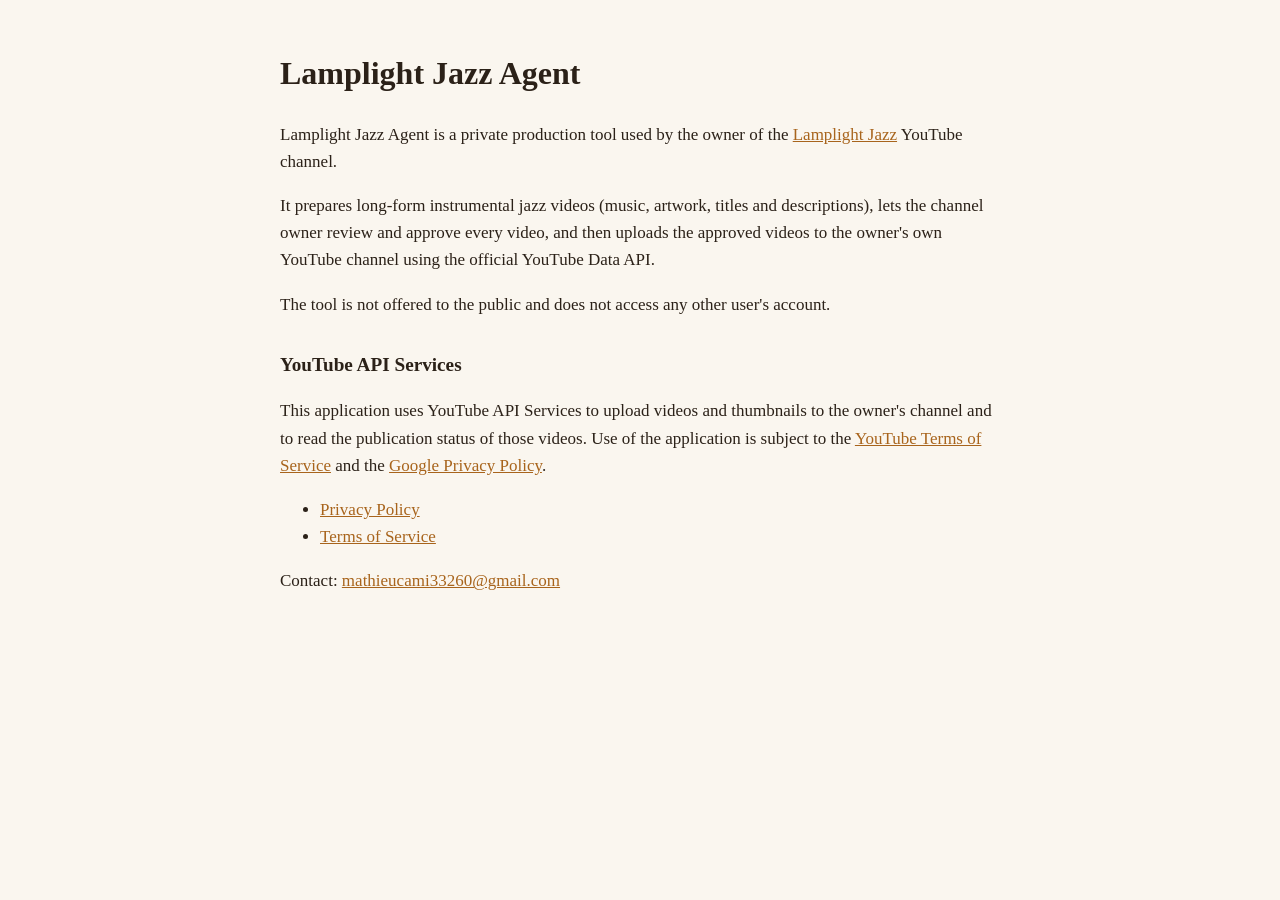
<file: index.html>
<!doctype html>
<html lang="en">
<head>
<meta charset="utf-8">
<meta name="viewport" content="width=device-width, initial-scale=1">
<title>Lamplight Jazz Agent</title>
<link rel="stylesheet" href="style.css">
</head>
<body>
<main>
  <h1>Lamplight Jazz Agent</h1>
  <p>Lamplight Jazz Agent is a private production tool used by the owner of the
    <a href="https://www.youtube.com/@Lamplight_Jazz">Lamplight Jazz</a> YouTube channel.</p>
  <p>It prepares long-form instrumental jazz videos (music, artwork, titles and descriptions),
    lets the channel owner review and approve every video, and then uploads the approved videos
    to the owner's own YouTube channel using the official YouTube Data API.</p>
  <p>The tool is not offered to the public and does not access any other user's account.</p>
  <h2>YouTube API Services</h2>
  <p>This application uses YouTube API Services to upload videos and thumbnails to the owner's channel and
    to read the publication status of those videos. Use of the application is subject to the
    <a href="https://www.youtube.com/t/terms">YouTube Terms of Service</a> and the
    <a href="http://www.google.com/policies/privacy">Google Privacy Policy</a>.</p>
  <ul>
    <li><a href="privacy.html">Privacy Policy</a></li>
    <li><a href="terms.html">Terms of Service</a></li>
  </ul>
  <p>Contact: <a href="mailto:mathieucami33260@gmail.com">mathieucami33260@gmail.com</a></p>
</main>
</body>
</html>
</file>
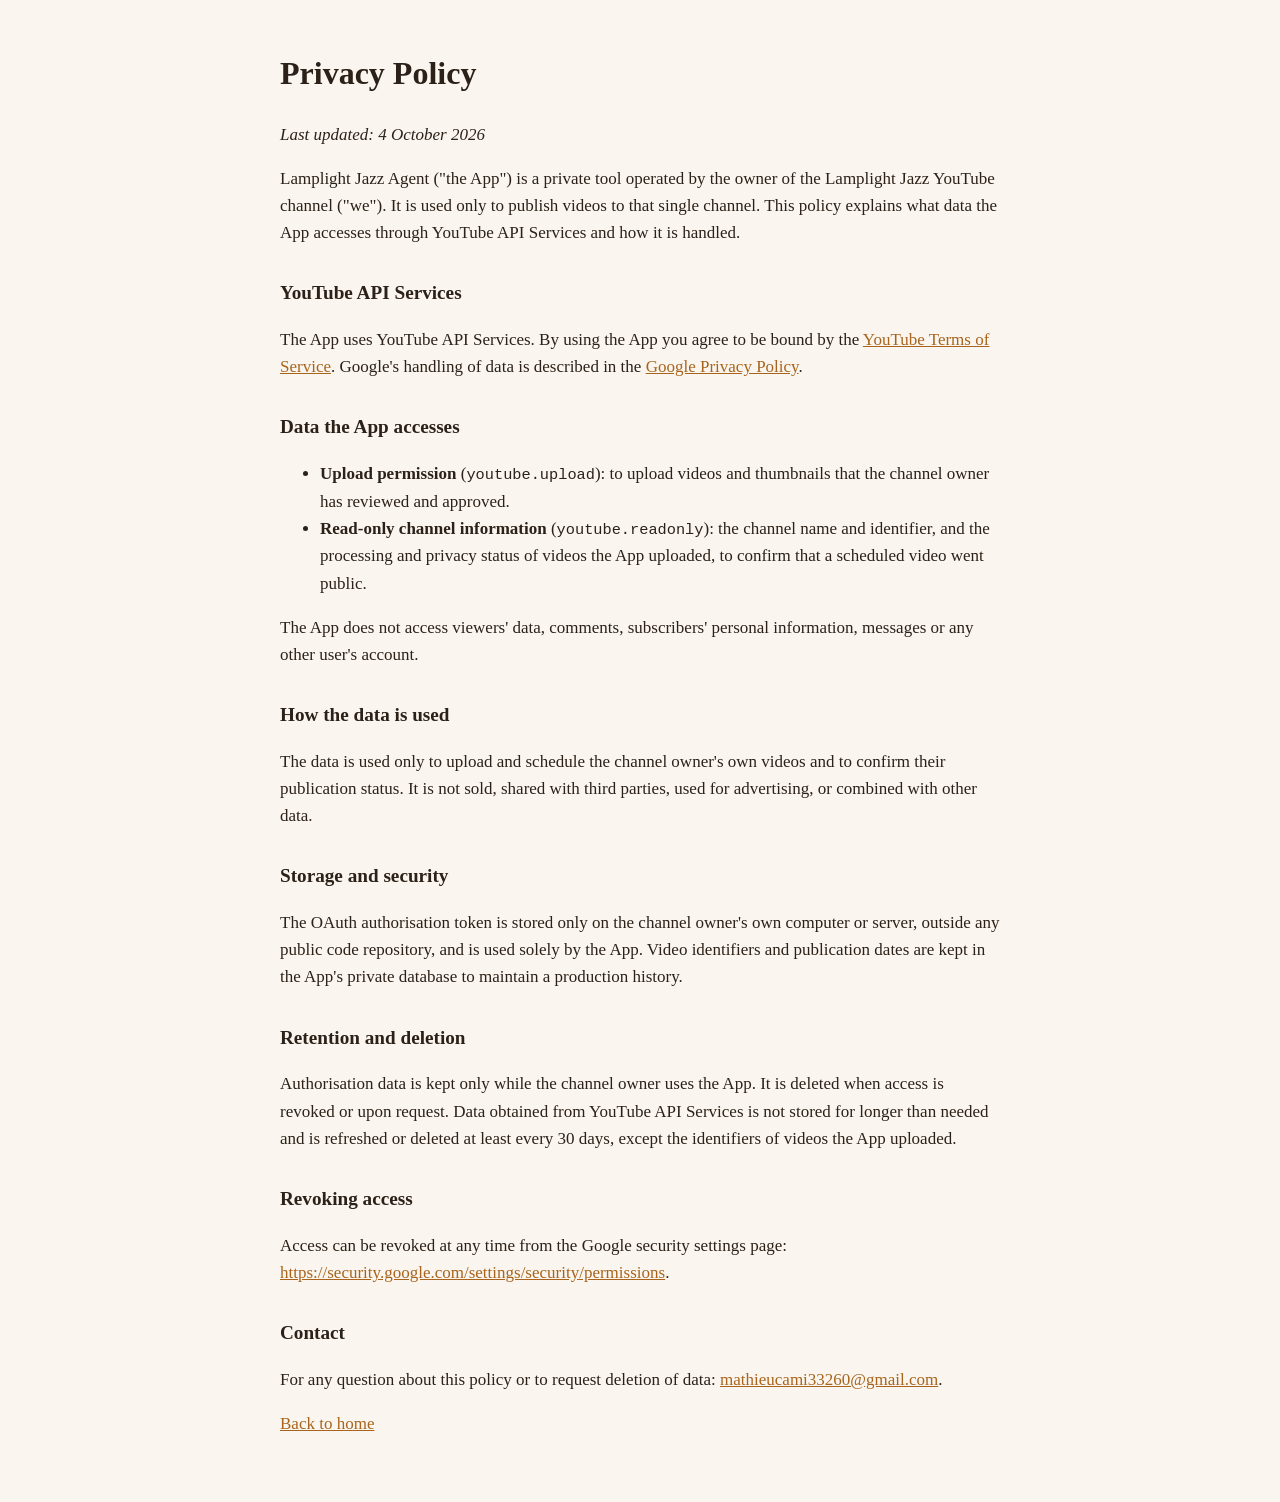
<file: privacy.html>
<!doctype html>
<html lang="en">
<head>
<meta charset="utf-8">
<meta name="viewport" content="width=device-width, initial-scale=1">
<title>Privacy Policy - Lamplight Jazz Agent</title>
<link rel="stylesheet" href="style.css">
</head>
<body>
<main>
  <h1>Privacy Policy</h1>
  <p><em>Last updated: 4 October 2026</em></p>

  <p>Lamplight Jazz Agent ("the App") is a private tool operated by the owner of the Lamplight Jazz
    YouTube channel ("we"). It is used only to publish videos to that single channel. This policy
    explains what data the App accesses through YouTube API Services and how it is handled.</p>

  <h2>YouTube API Services</h2>
  <p>The App uses YouTube API Services. By using the App you agree to be bound by the
    <a href="https://www.youtube.com/t/terms">YouTube Terms of Service</a>. Google's handling of data
    is described in the <a href="http://www.google.com/policies/privacy">Google Privacy Policy</a>.</p>

  <h2>Data the App accesses</h2>
  <ul>
    <li><strong>Upload permission</strong> (<code>youtube.upload</code>): to upload videos and thumbnails
      that the channel owner has reviewed and approved.</li>
    <li><strong>Read-only channel information</strong> (<code>youtube.readonly</code>): the channel name and
      identifier, and the processing and privacy status of videos the App uploaded, to confirm that a
      scheduled video went public.</li>
  </ul>
  <p>The App does not access viewers' data, comments, subscribers' personal information, messages or any
    other user's account.</p>

  <h2>How the data is used</h2>
  <p>The data is used only to upload and schedule the channel owner's own videos and to confirm their
    publication status. It is not sold, shared with third parties, used for advertising, or combined
    with other data.</p>

  <h2>Storage and security</h2>
  <p>The OAuth authorisation token is stored only on the channel owner's own computer or server, outside
    any public code repository, and is used solely by the App. Video identifiers and publication dates
    are kept in the App's private database to maintain a production history.</p>

  <h2>Retention and deletion</h2>
  <p>Authorisation data is kept only while the channel owner uses the App. It is deleted when access is
    revoked or upon request. Data obtained from YouTube API Services is not stored for longer than needed
    and is refreshed or deleted at least every 30 days, except the identifiers of videos the App uploaded.</p>

  <h2>Revoking access</h2>
  <p>Access can be revoked at any time from the Google security settings page:
    <a href="https://security.google.com/settings/security/permissions">https://security.google.com/settings/security/permissions</a>.</p>

  <h2>Contact</h2>
  <p>For any question about this policy or to request deletion of data:
    <a href="mailto:mathieucami33260@gmail.com">mathieucami33260@gmail.com</a>.</p>

  <p><a href="index.html">Back to home</a></p>
</main>
</body>
</html>
</file>
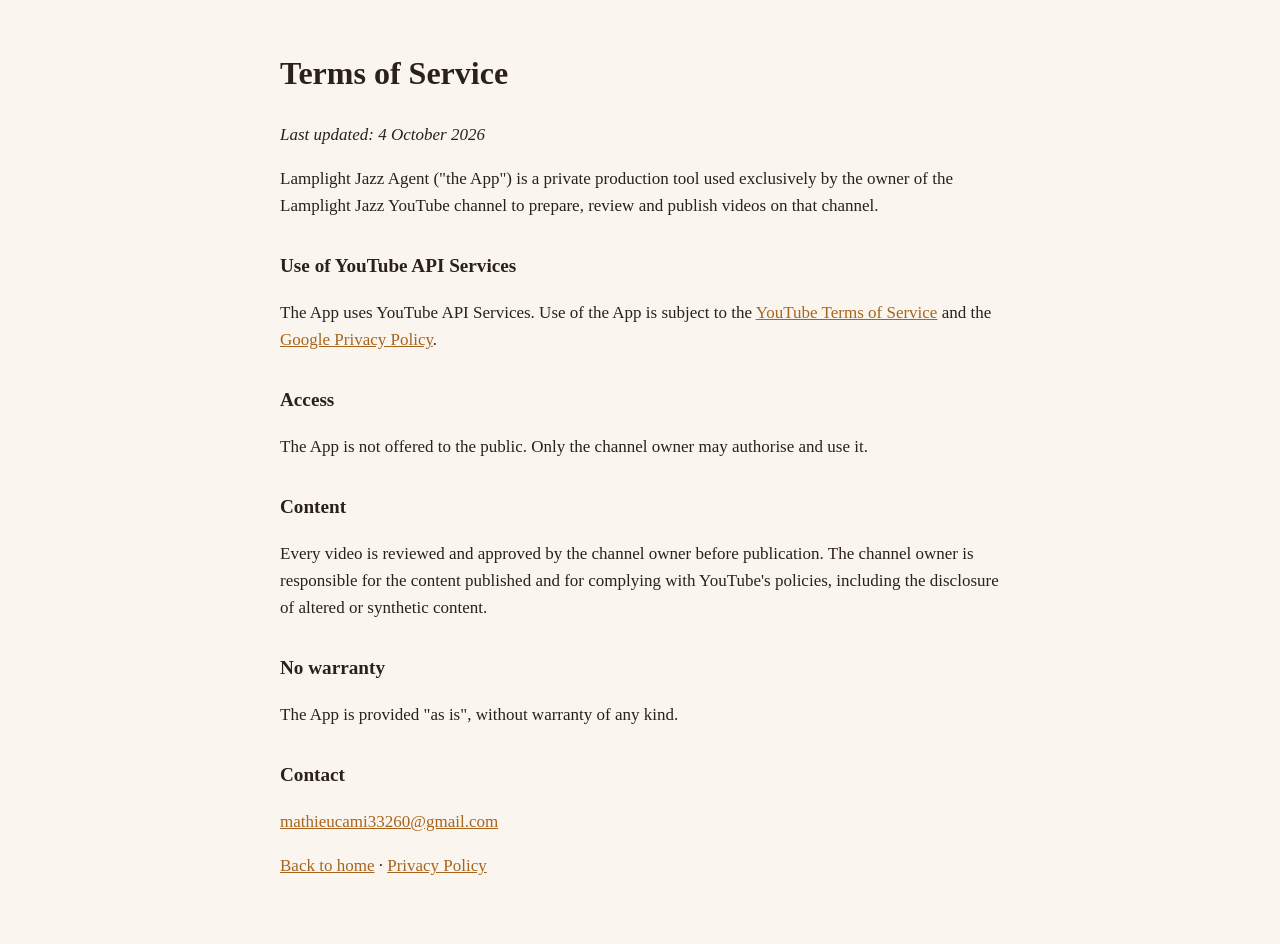
<file: terms.html>
<!doctype html>
<html lang="en">
<head>
<meta charset="utf-8">
<meta name="viewport" content="width=device-width, initial-scale=1">
<title>Terms of Service - Lamplight Jazz Agent</title>
<link rel="stylesheet" href="style.css">
</head>
<body>
<main>
  <h1>Terms of Service</h1>
  <p><em>Last updated: 4 October 2026</em></p>

  <p>Lamplight Jazz Agent ("the App") is a private production tool used exclusively by the owner of the
    Lamplight Jazz YouTube channel to prepare, review and publish videos on that channel.</p>

  <h2>Use of YouTube API Services</h2>
  <p>The App uses YouTube API Services. Use of the App is subject to the
    <a href="https://www.youtube.com/t/terms">YouTube Terms of Service</a> and the
    <a href="http://www.google.com/policies/privacy">Google Privacy Policy</a>.</p>

  <h2>Access</h2>
  <p>The App is not offered to the public. Only the channel owner may authorise and use it.</p>

  <h2>Content</h2>
  <p>Every video is reviewed and approved by the channel owner before publication. The channel owner is
    responsible for the content published and for complying with YouTube's policies, including the
    disclosure of altered or synthetic content.</p>

  <h2>No warranty</h2>
  <p>The App is provided "as is", without warranty of any kind.</p>

  <h2>Contact</h2>
  <p><a href="mailto:mathieucami33260@gmail.com">mathieucami33260@gmail.com</a></p>

  <p><a href="index.html">Back to home</a> · <a href="privacy.html">Privacy Policy</a></p>
</main>
</body>
</html>
</file>
<file: style.css>
:root { color-scheme: light dark; --bg: #faf6ef; --fg: #2b2118; --accent: #a8641c; }
@media (prefers-color-scheme: dark) { :root { --bg: #1b1612; --fg: #efe6d8; --accent: #e0a35a; } }
body { margin: 0; background: var(--bg); color: var(--fg); font: 17px/1.6 Georgia, "Times New Roman", serif; }
main { max-width: 720px; margin: 0 auto; padding: 48px 20px; }
h1 { font-size: 2rem; margin-top: 0; }
h2 { font-size: 1.2rem; margin-top: 2rem; }
a { color: var(--accent); }
code { font-size: 0.9em; }
</file>
